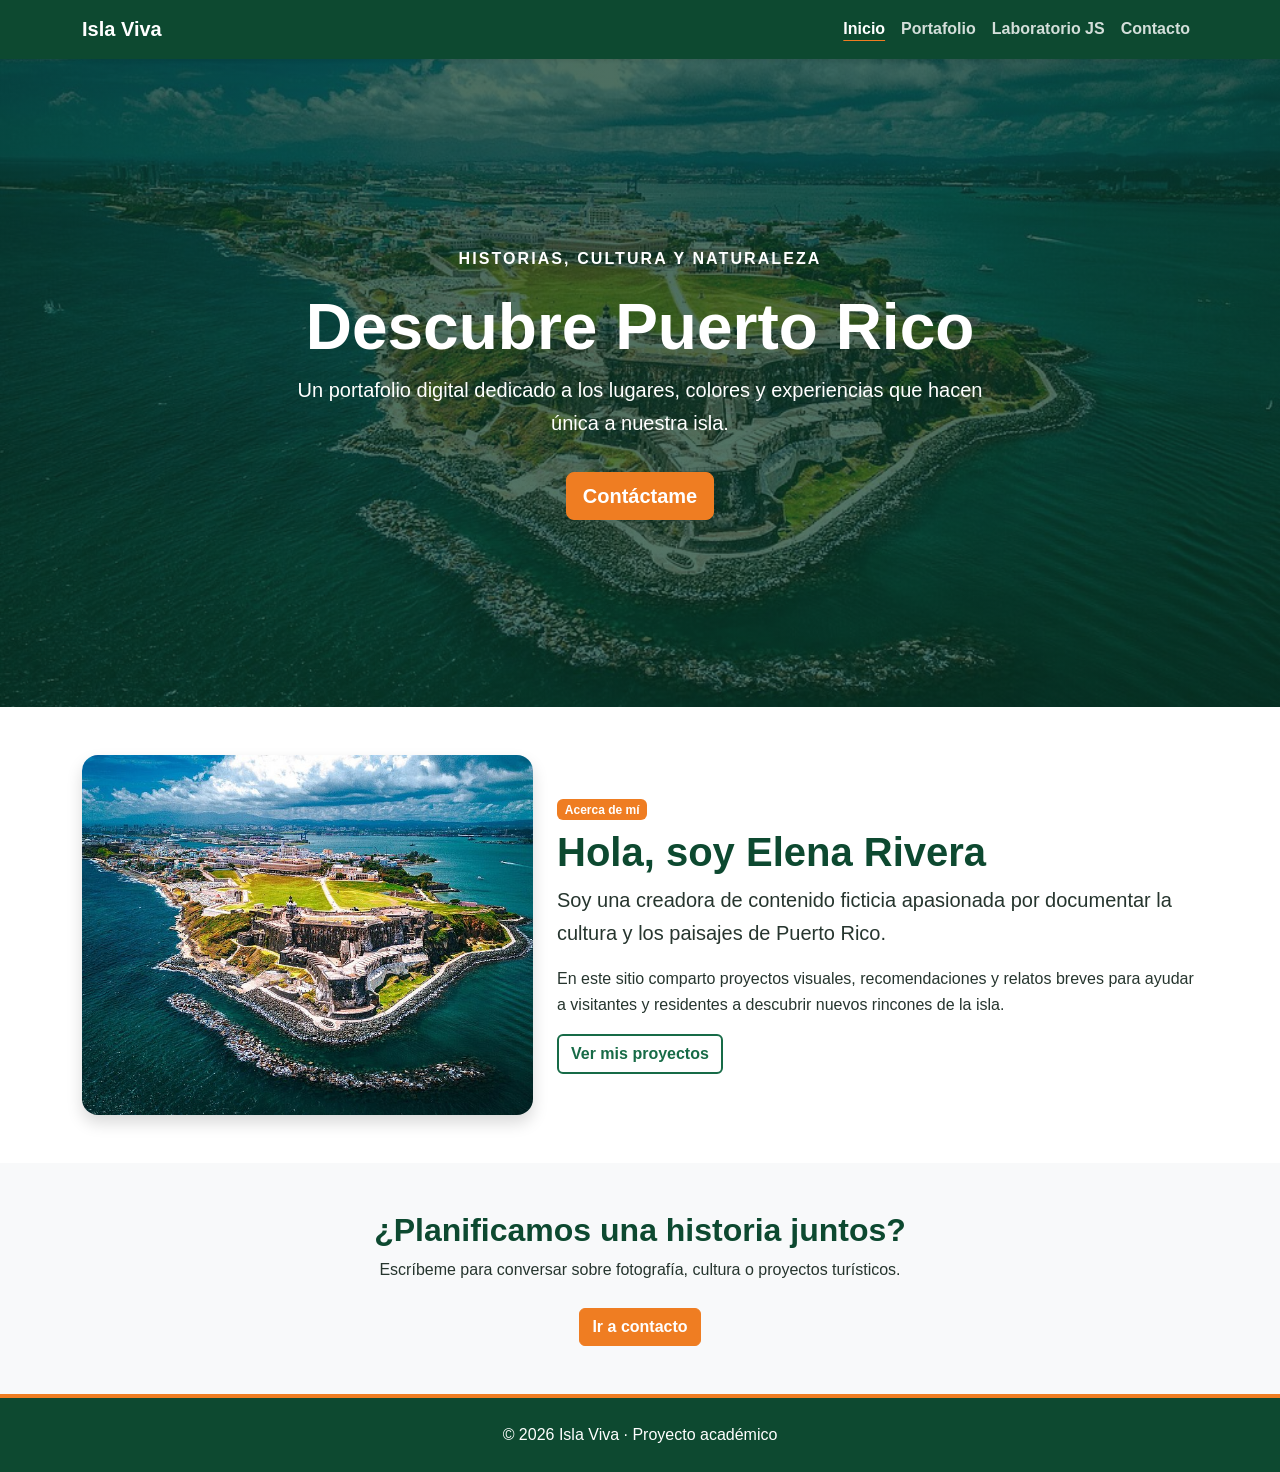
<file: isla-viva-javascript 6.1/index.html>
<!doctype html>
<html lang="es">
<head>
  <meta charset="utf-8">
  <meta name="viewport" content="width=device-width, initial-scale=1">
  <meta name="description" content="Portafolio turístico sobre Puerto Rico creado con Bootstrap">
  <title>Isla Viva | Inicio</title>
  <link href="https://cdn.jsdelivr.net/npm/bootstrap@5.3.8/dist/css/bootstrap.min.css" rel="stylesheet">
  <link rel="stylesheet" href="assets/css/style.css">
</head>
<body>
  <nav class="navbar navbar-expand-lg navbar-dark bg-verde sticky-top shadow-sm" aria-label="Navegación principal">
    <div class="container">
      <a class="navbar-brand fw-bold" href="index.html">Isla Viva</a>
      <button class="navbar-toggler" type="button" data-bs-toggle="collapse" data-bs-target="#menuPrincipal" aria-controls="menuPrincipal" aria-expanded="false" aria-label="Abrir navegación"><span class="navbar-toggler-icon"></span></button>
      <div class="collapse navbar-collapse" id="menuPrincipal">
        <ul class="navbar-nav ms-auto">
          <li class="nav-item"><a class="nav-link active" aria-current="page" href="index.html">Inicio</a></li>
          <li class="nav-item"><a class="nav-link" href="portafolio.html">Portafolio</a></li>
          <li class="nav-item"><a class="nav-link" href="laboratorio.html">Laboratorio JS</a></li>
          <li class="nav-item"><a class="nav-link" href="contacto.html">Contacto</a></li>
        </ul>
      </div>
    </div>
  </nav>
  <header class="hero d-flex align-items-center text-white text-center">
    <div class="container position-relative">
      <p class="text-uppercase fw-semibold letter-spacing">Historias, cultura y naturaleza</p>
      <h1 class="display-3 fw-bold">Descubre Puerto Rico</h1>
      <p class="lead mx-auto hero-texto">Un portafolio digital dedicado a los lugares, colores y experiencias que hacen única a nuestra isla.</p>
      <a class="btn btn-naranja btn-lg mt-3" href="contacto.html">Contáctame</a>
    </div>
  </header>
  <main>
    <section class="py-5" id="acerca">
      <div class="container">
        <div class="row align-items-center g-4">
          <div class="col-lg-5"><img class="img-fluid rounded-4 shadow acerca-imagen" src="assets/media/imagen.jpg" alt="Calle colorida de Puerto Rico"></div>
          <div class="col-lg-7">
            <span class="badge text-bg-naranja mb-2">Acerca de mí</span>
            <h2 class="display-6 fw-bold text-verde">Hola, soy Elena Rivera</h2>
            <p class="lead">Soy una creadora de contenido ficticia apasionada por documentar la cultura y los paisajes de Puerto Rico.</p>
            <p>En este sitio comparto proyectos visuales, recomendaciones y relatos breves para ayudar a visitantes y residentes a descubrir nuevos rincones de la isla.</p>
            <a class="btn btn-outline-verde" href="portafolio.html">Ver mis proyectos</a>
          </div>
        </div>
      </div>
    </section>
    <section class="py-5 bg-light text-center"><div class="container"><h2 class="fw-bold text-verde">¿Planificamos una historia juntos?</h2><p class="mb-4">Escríbeme para conversar sobre fotografía, cultura o proyectos turísticos.</p><a class="btn btn-naranja" href="contacto.html">Ir a contacto</a></div></section>
  </main>
  <footer class="bg-verde text-white text-center py-4"><p class="mb-0">&copy; 2026 Isla Viva · Proyecto académico</p></footer>
  <script src="https://cdn.jsdelivr.net/npm/bootstrap@5.3.8/dist/js/bootstrap.bundle.min.js"></script>
</body>
</html>
</file>
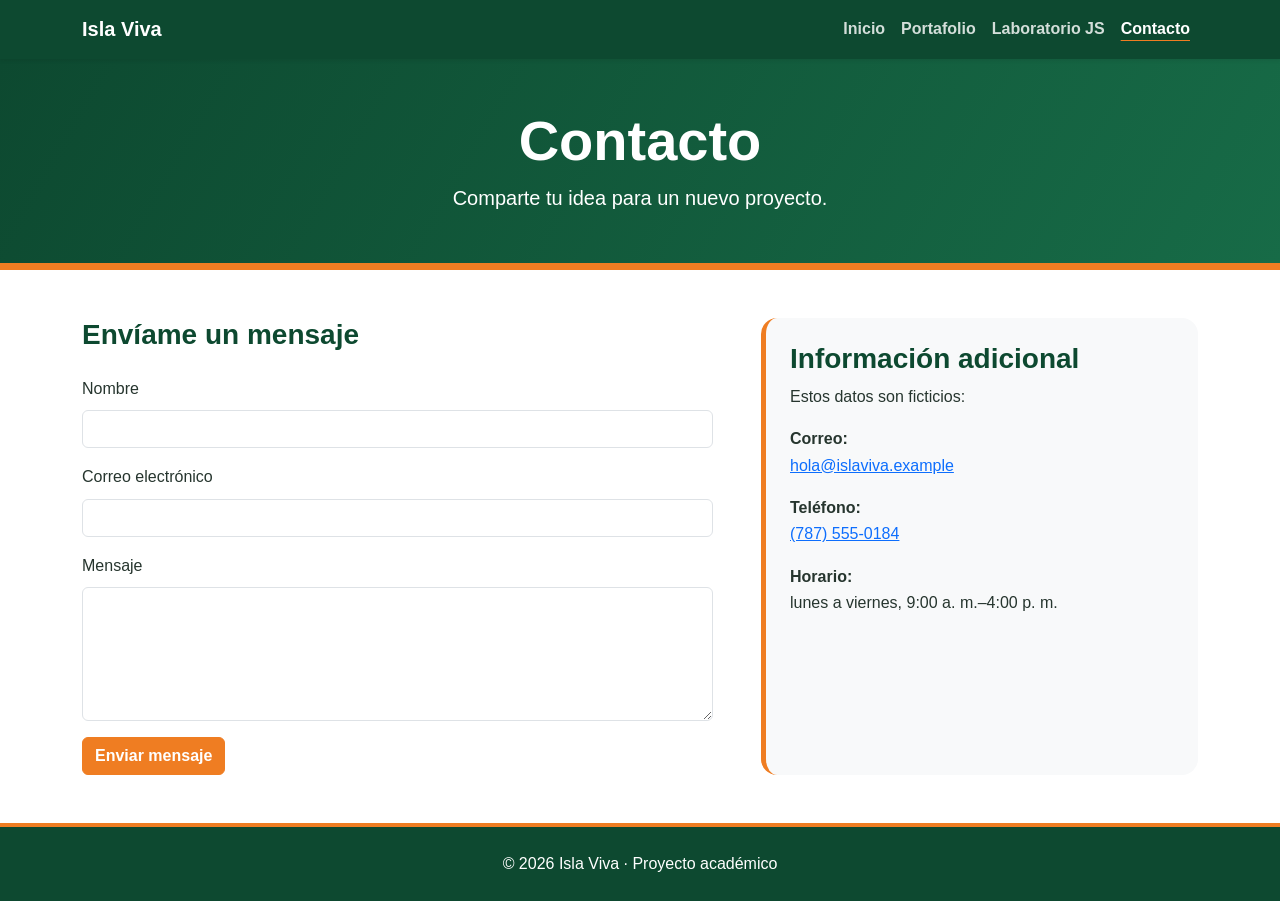
<file: isla-viva-javascript 6.1/contacto.html>
<!doctype html>
<html lang="es">
<head><meta charset="utf-8"><meta name="viewport" content="width=device-width, initial-scale=1"><title>Isla Viva | Contacto</title><link href="https://cdn.jsdelivr.net/npm/bootstrap@5.3.8/dist/css/bootstrap.min.css" rel="stylesheet"><link rel="stylesheet" href="assets/css/style.css"></head>
<body>
  <nav class="navbar navbar-expand-lg navbar-dark bg-verde sticky-top shadow-sm"><div class="container"><a class="navbar-brand fw-bold" href="index.html">Isla Viva</a><button class="navbar-toggler" type="button" data-bs-toggle="collapse" data-bs-target="#menuPrincipal" aria-controls="menuPrincipal" aria-expanded="false" aria-label="Abrir navegación"><span class="navbar-toggler-icon"></span></button><div class="collapse navbar-collapse" id="menuPrincipal"><ul class="navbar-nav ms-auto"><li class="nav-item"><a class="nav-link" href="index.html">Inicio</a></li><li class="nav-item"><a class="nav-link" href="portafolio.html">Portafolio</a></li><li class="nav-item"><a class="nav-link" href="laboratorio.html">Laboratorio JS</a></li><li class="nav-item"><a class="nav-link active" aria-current="page" href="contacto.html">Contacto</a></li></ul></div></div></nav>
  <header class="encabezado-pagina py-5 text-center text-white"><div class="container"><h1 class="display-4 fw-bold">Contacto</h1><p class="lead mb-0">Comparte tu idea para un nuevo proyecto.</p></div></header>
  <main class="container py-5"><div class="row g-5">
    <section class="col-lg-7"><h2 class="h3 text-verde fw-bold mb-4">Envíame un mensaje</h2>
      <form class="needs-validation" novalidate>
        <div class="mb-3"><label for="nombre" class="form-label">Nombre</label><input type="text" class="form-control" id="nombre" required minlength="2"><div class="invalid-feedback">Escribe tu nombre.</div></div>
        <div class="mb-3"><label for="correo" class="form-label">Correo electrónico</label><input type="email" class="form-control" id="correo" required><div class="invalid-feedback">Escribe un correo electrónico válido.</div></div>
        <div class="mb-3"><label for="mensaje" class="form-label">Mensaje</label><textarea class="form-control" id="mensaje" rows="5" required minlength="10"></textarea><div class="invalid-feedback">Escribe un mensaje de al menos 10 caracteres.</div></div>
        <button class="btn btn-naranja" type="submit">Enviar mensaje</button><div id="confirmacion" class="alert alert-success mt-3 d-none" role="status">Formulario validado correctamente. Esta demostración no envía datos.</div>
      </form>
    </section>
    <aside class="col-lg-5"><div class="p-4 rounded-4 bg-light border-start border-5 border-naranja h-100"><h2 class="h3 text-verde fw-bold">Información adicional</h2><p>Estos datos son ficticios:</p><p><strong>Correo:</strong><br><a href="mailto:hola@islaviva.example">hola@islaviva.example</a></p><p><strong>Teléfono:</strong><br><a href="tel:+17875550184">(787) 555-0184</a></p><p><strong>Horario:</strong><br>lunes a viernes, 9:00 a. m.–4:00 p. m.</p></div></aside>
  </div></main>
  <footer class="bg-verde text-white text-center py-4"><p class="mb-0">&copy; 2026 Isla Viva · Proyecto académico</p></footer>
  <script src="https://cdn.jsdelivr.net/npm/bootstrap@5.3.8/dist/js/bootstrap.bundle.min.js"></script><script src="assets/js/script.js"></script>
</body>
</html>
</file>
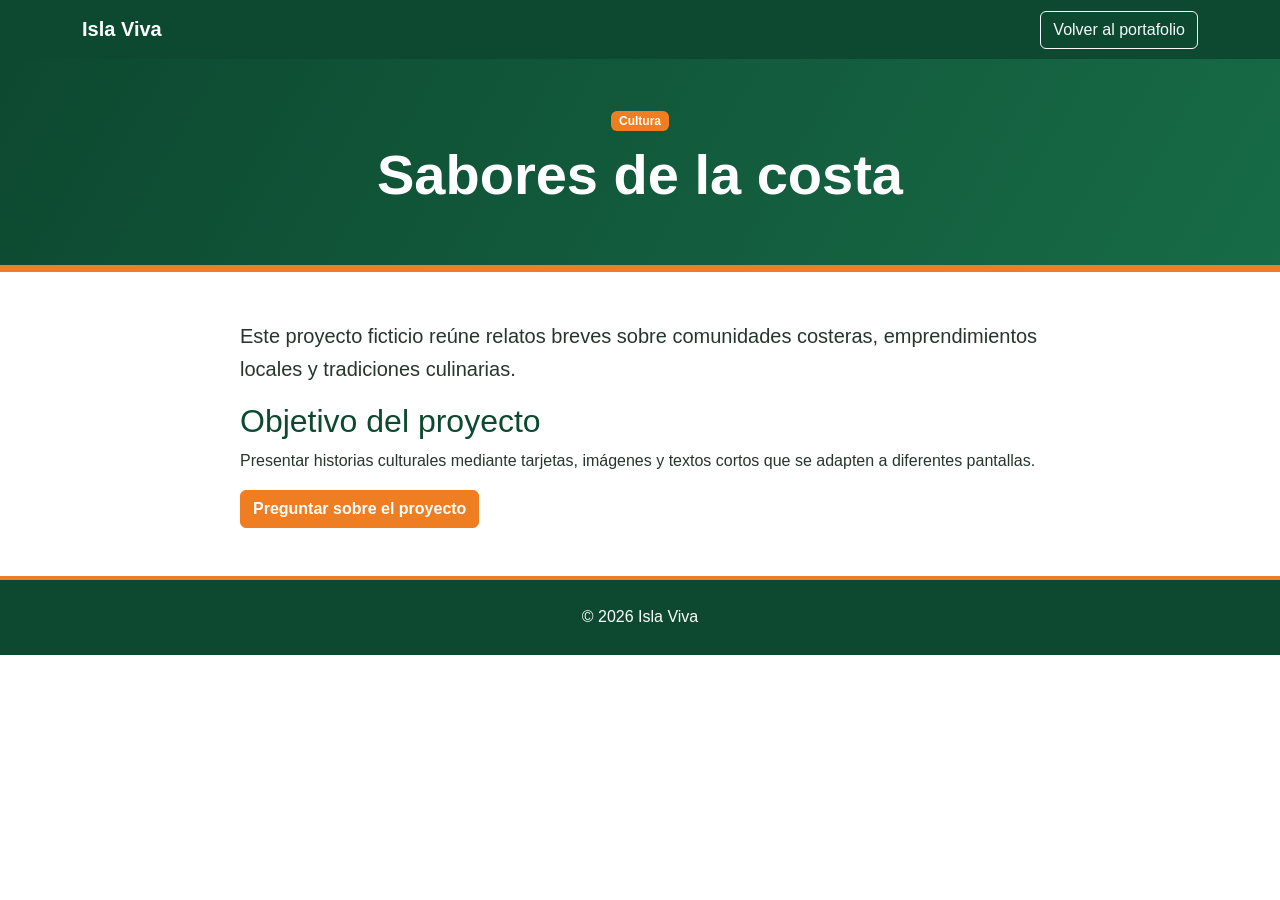
<file: isla-viva-javascript 6.1/detalle-costa.html>
<!doctype html><html lang="es"><head><meta charset="utf-8"><meta name="viewport" content="width=device-width,initial-scale=1"><title>Sabores de la costa | Isla Viva</title><link href="https://cdn.jsdelivr.net/npm/bootstrap@5.3.8/dist/css/bootstrap.min.css" rel="stylesheet"><link rel="stylesheet" href="assets/css/style.css"></head><body>
<nav class="navbar navbar-dark bg-verde"><div class="container"><a class="navbar-brand fw-bold" href="index.html">Isla Viva</a><a class="btn btn-outline-light" href="portafolio.html">Volver al portafolio</a></div></nav>
<header class="encabezado-pagina py-5 text-white text-center"><div class="container"><span class="badge text-bg-naranja">Cultura</span><h1 class="display-4 fw-bold mt-2">Sabores de la costa</h1></div></header>
<main class="container py-5"><article class="mx-auto contenido-detalle"><p class="lead">Este proyecto ficticio reúne relatos breves sobre comunidades costeras, emprendimientos locales y tradiciones culinarias.</p><h2 class="text-verde">Objetivo del proyecto</h2><p>Presentar historias culturales mediante tarjetas, imágenes y textos cortos que se adapten a diferentes pantallas.</p><a class="btn btn-naranja" href="contacto.html">Preguntar sobre el proyecto</a></article></main>
<footer class="bg-verde text-white text-center py-4"><p class="mb-0">&copy; 2026 Isla Viva</p></footer></body></html>
</file>
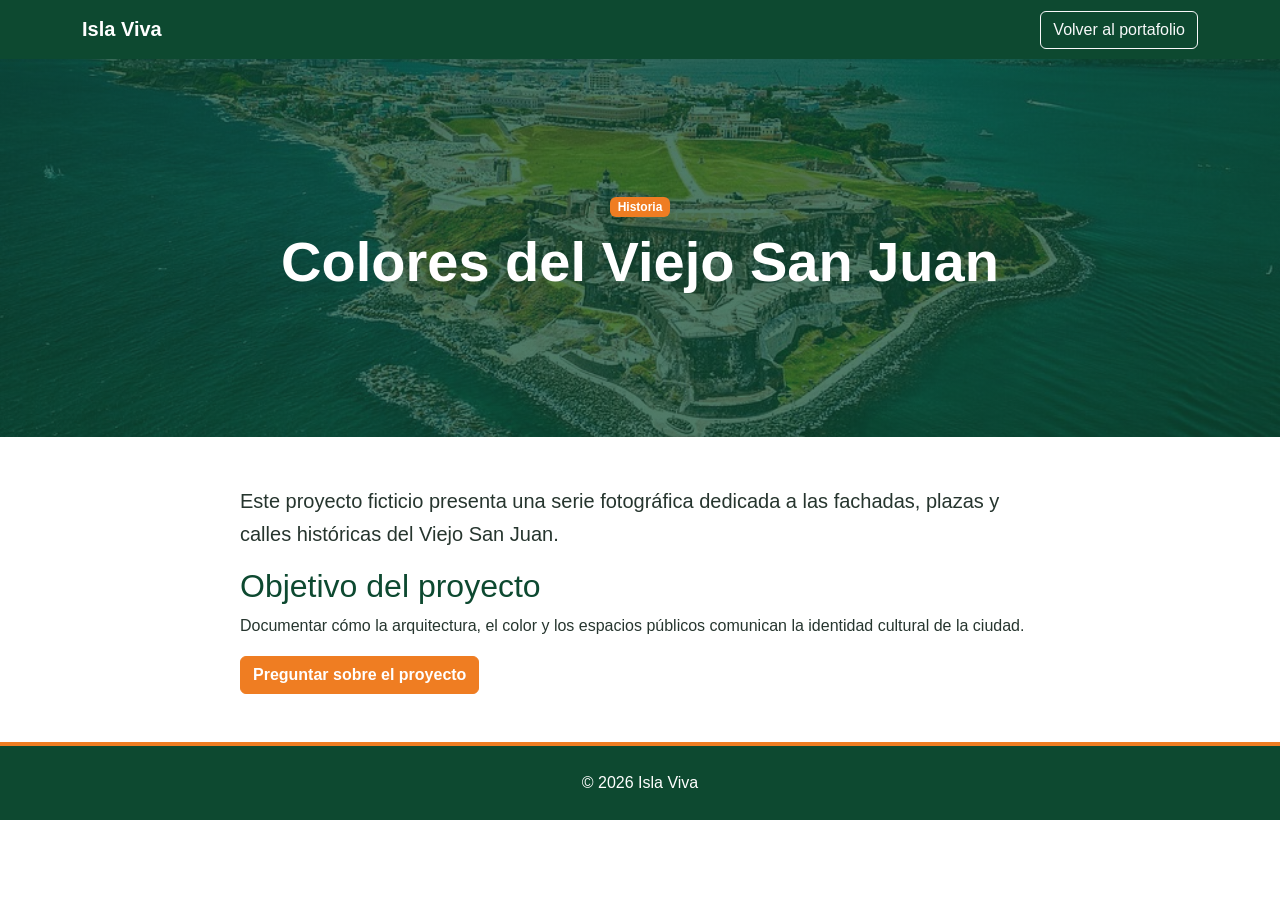
<file: isla-viva-javascript 6.1/detalle-san-juan.html>
<!doctype html><html lang="es"><head><meta charset="utf-8"><meta name="viewport" content="width=device-width,initial-scale=1"><title>Colores del Viejo San Juan | Isla Viva</title><link href="https://cdn.jsdelivr.net/npm/bootstrap@5.3.8/dist/css/bootstrap.min.css" rel="stylesheet"><link rel="stylesheet" href="assets/css/style.css"></head><body>
<nav class="navbar navbar-dark bg-verde"><div class="container"><a class="navbar-brand fw-bold" href="index.html">Isla Viva</a><a class="btn btn-outline-light" href="portafolio.html">Volver al portafolio</a></div></nav>
<header class="detalle-hero d-flex align-items-center text-white text-center"><div class="container"><span class="badge text-bg-naranja">Historia</span><h1 class="display-4 fw-bold mt-2">Colores del Viejo San Juan</h1></div></header>
<main class="container py-5"><article class="mx-auto contenido-detalle"><p class="lead">Este proyecto ficticio presenta una serie fotográfica dedicada a las fachadas, plazas y calles históricas del Viejo San Juan.</p><h2 class="text-verde">Objetivo del proyecto</h2><p>Documentar cómo la arquitectura, el color y los espacios públicos comunican la identidad cultural de la ciudad.</p><a class="btn btn-naranja" href="contacto.html">Preguntar sobre el proyecto</a></article></main>
<footer class="bg-verde text-white text-center py-4"><p class="mb-0">&copy; 2026 Isla Viva</p></footer></body></html>
</file>
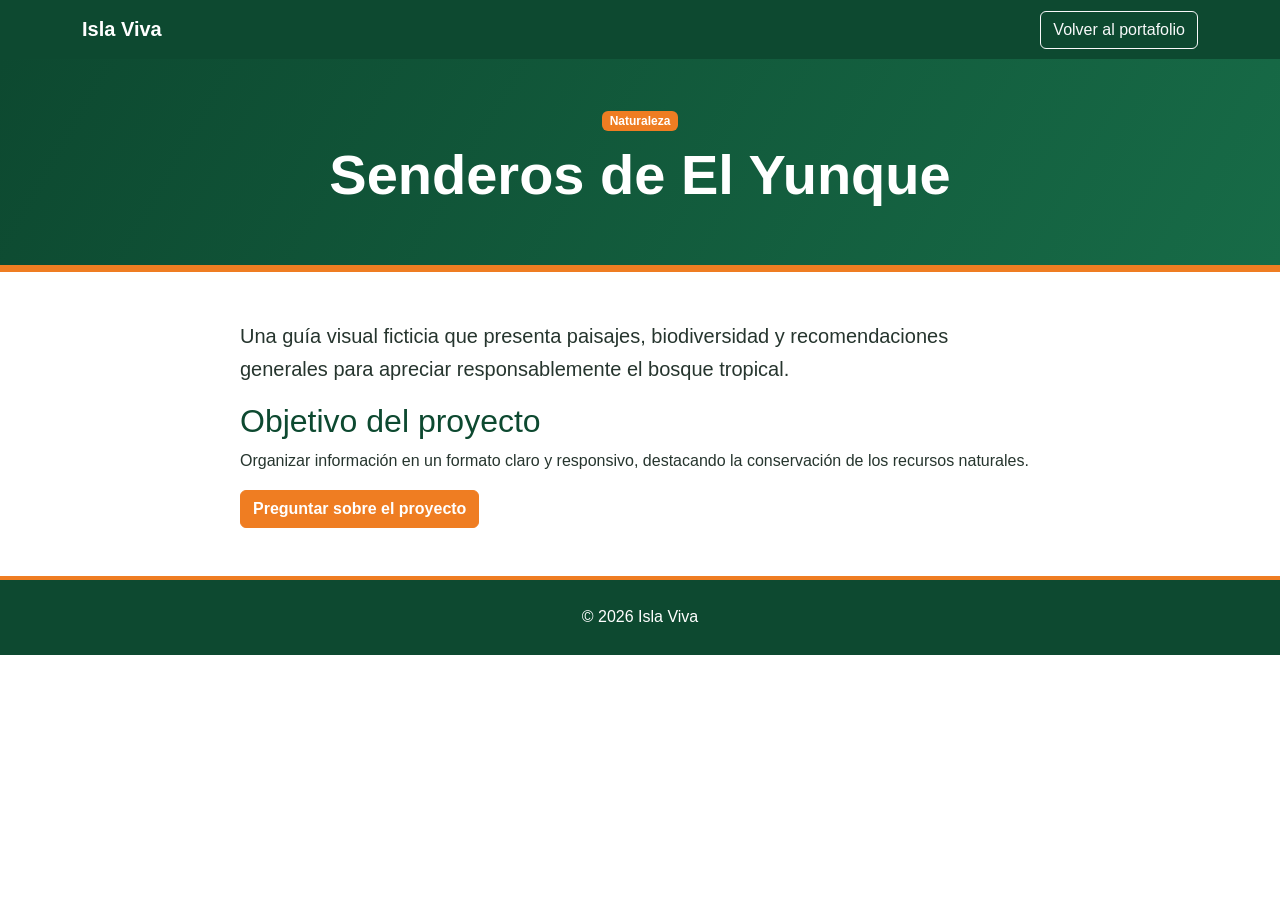
<file: isla-viva-javascript 6.1/detalle-yunque.html>
<!doctype html><html lang="es"><head><meta charset="utf-8"><meta name="viewport" content="width=device-width,initial-scale=1"><title>Senderos de El Yunque | Isla Viva</title><link href="https://cdn.jsdelivr.net/npm/bootstrap@5.3.8/dist/css/bootstrap.min.css" rel="stylesheet"><link rel="stylesheet" href="assets/css/style.css"></head><body>
<nav class="navbar navbar-dark bg-verde"><div class="container"><a class="navbar-brand fw-bold" href="index.html">Isla Viva</a><a class="btn btn-outline-light" href="portafolio.html">Volver al portafolio</a></div></nav>
<header class="encabezado-pagina py-5 text-white text-center"><div class="container"><span class="badge text-bg-naranja">Naturaleza</span><h1 class="display-4 fw-bold mt-2">Senderos de El Yunque</h1></div></header>
<main class="container py-5"><article class="mx-auto contenido-detalle"><p class="lead">Una guía visual ficticia que presenta paisajes, biodiversidad y recomendaciones generales para apreciar responsablemente el bosque tropical.</p><h2 class="text-verde">Objetivo del proyecto</h2><p>Organizar información en un formato claro y responsivo, destacando la conservación de los recursos naturales.</p><a class="btn btn-naranja" href="contacto.html">Preguntar sobre el proyecto</a></article></main>
<footer class="bg-verde text-white text-center py-4"><p class="mb-0">&copy; 2026 Isla Viva</p></footer></body></html>
</file>
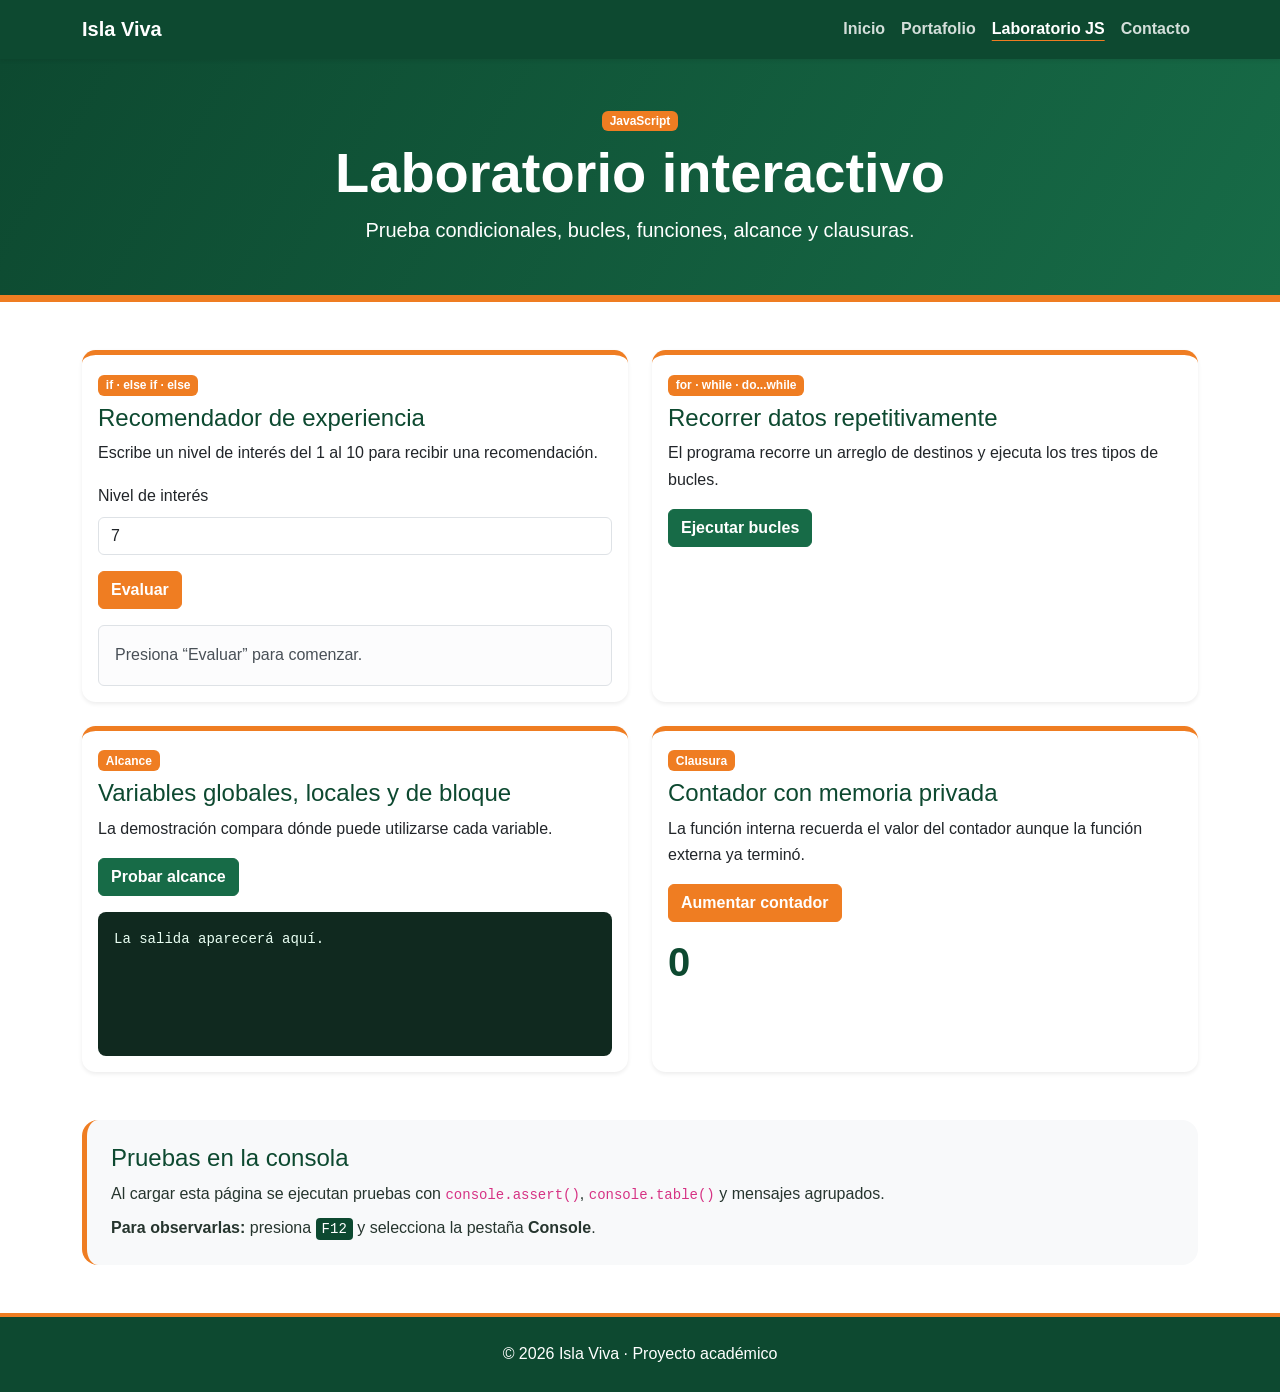
<file: isla-viva-javascript 6.1/laboratorio.html>
<!doctype html>
<html lang="es">
<head>
  <meta charset="utf-8">
  <meta name="viewport" content="width=device-width, initial-scale=1">
  <meta name="description" content="Laboratorio interactivo de fundamentos de JavaScript">
  <title>Isla Viva | Laboratorio JavaScript</title>
  <link href="https://cdn.jsdelivr.net/npm/bootstrap@5.3.8/dist/css/bootstrap.min.css" rel="stylesheet">
  <link rel="stylesheet" href="assets/css/style.css">
</head>
<body>
  <nav class="navbar navbar-expand-lg navbar-dark bg-verde sticky-top shadow-sm" aria-label="Navegación principal">
    <div class="container">
      <a class="navbar-brand fw-bold" href="index.html">Isla Viva</a>
      <button class="navbar-toggler" type="button" data-bs-toggle="collapse" data-bs-target="#menuPrincipal" aria-controls="menuPrincipal" aria-expanded="false" aria-label="Abrir navegación">
        <span class="navbar-toggler-icon"></span>
      </button>
      <div class="collapse navbar-collapse" id="menuPrincipal">
        <ul class="navbar-nav ms-auto">
          <li class="nav-item"><a class="nav-link" href="index.html">Inicio</a></li>
          <li class="nav-item"><a class="nav-link" href="portafolio.html">Portafolio</a></li>
          <li class="nav-item"><a class="nav-link active" aria-current="page" href="laboratorio.html">Laboratorio JS</a></li>
          <li class="nav-item"><a class="nav-link" href="contacto.html">Contacto</a></li>
        </ul>
      </div>
    </div>
  </nav>

  <header class="encabezado-pagina py-5 text-center text-white">
    <div class="container">
      <span class="badge text-bg-naranja mb-2">JavaScript</span>
      <h1 class="display-4 fw-bold">Laboratorio interactivo</h1>
      <p class="lead mb-0">Prueba condicionales, bucles, funciones, alcance y clausuras.</p>
    </div>
  </header>

  <main class="container py-5">
    <div class="row g-4">
      <section class="col-lg-6" aria-labelledby="titulo-condicionales">
        <div class="card h-100 shadow-sm tarjeta-laboratorio">
          <div class="card-body">
            <span class="badge text-bg-naranja mb-2">if · else if · else</span>
            <h2 class="h4 text-verde" id="titulo-condicionales">Recomendador de experiencia</h2>
            <p>Escribe un nivel de interés del 1 al 10 para recibir una recomendación.</p>
            <label class="form-label" for="nivelInteres">Nivel de interés</label>
            <input class="form-control" id="nivelInteres" type="number" min="1" max="10" value="7">
            <button class="btn btn-naranja mt-3" id="evaluarInteres" type="button">Evaluar</button>
            <div class="alert alert-light border mt-3 mb-0" id="resultadoInteres" role="status" aria-live="polite">Presiona “Evaluar” para comenzar.</div>
          </div>
        </div>
      </section>

      <section class="col-lg-6" aria-labelledby="titulo-bucles">
        <div class="card h-100 shadow-sm tarjeta-laboratorio">
          <div class="card-body">
            <span class="badge text-bg-naranja mb-2">for · while · do...while</span>
            <h2 class="h4 text-verde" id="titulo-bucles">Recorrer datos repetitivamente</h2>
            <p>El programa recorre un arreglo de destinos y ejecuta los tres tipos de bucles.</p>
            <button class="btn btn-verde" id="ejecutarBucles" type="button">Ejecutar bucles</button>
            <div class="mt-3" id="resultadoBucles" aria-live="polite"></div>
          </div>
        </div>
      </section>

      <section class="col-lg-6" aria-labelledby="titulo-alcance">
        <div class="card h-100 shadow-sm tarjeta-laboratorio">
          <div class="card-body">
            <span class="badge text-bg-naranja mb-2">Alcance</span>
            <h2 class="h4 text-verde" id="titulo-alcance">Variables globales, locales y de bloque</h2>
            <p>La demostración compara dónde puede utilizarse cada variable.</p>
            <button class="btn btn-verde" id="probarAlcance" type="button">Probar alcance</button>
            <pre class="salida-codigo mt-3 mb-0" id="resultadoAlcance" aria-live="polite">La salida aparecerá aquí.</pre>
          </div>
        </div>
      </section>

      <section class="col-lg-6" aria-labelledby="titulo-clausura">
        <div class="card h-100 shadow-sm tarjeta-laboratorio">
          <div class="card-body">
            <span class="badge text-bg-naranja mb-2">Clausura</span>
            <h2 class="h4 text-verde" id="titulo-clausura">Contador con memoria privada</h2>
            <p>La función interna recuerda el valor del contador aunque la función externa ya terminó.</p>
            <button class="btn btn-naranja" id="incrementarContador" type="button">Aumentar contador</button>
            <p class="display-6 fw-bold text-verde mt-3 mb-0" id="valorContador" aria-live="polite">0</p>
          </div>
        </div>
      </section>
    </div>

    <section class="mt-5 p-4 rounded-4 bg-light border-start border-5 border-naranja" aria-labelledby="titulo-pruebas">
      <h2 class="h4 text-verde" id="titulo-pruebas">Pruebas en la consola</h2>
      <p class="mb-2">Al cargar esta página se ejecutan pruebas con <code>console.assert()</code>, <code>console.table()</code> y mensajes agrupados.</p>
      <p class="mb-0"><strong>Para observarlas:</strong> presiona <kbd>F12</kbd> y selecciona la pestaña <strong>Console</strong>.</p>
    </section>
  </main>

  <footer class="bg-verde text-white text-center py-4">
    <p class="mb-0">&copy; 2026 Isla Viva · Proyecto académico</p>
  </footer>
  <script src="https://cdn.jsdelivr.net/npm/bootstrap@5.3.8/dist/js/bootstrap.bundle.min.js"></script>
  <script src="assets/js/laboratorio.js"></script>
</body>
</html>
</file>
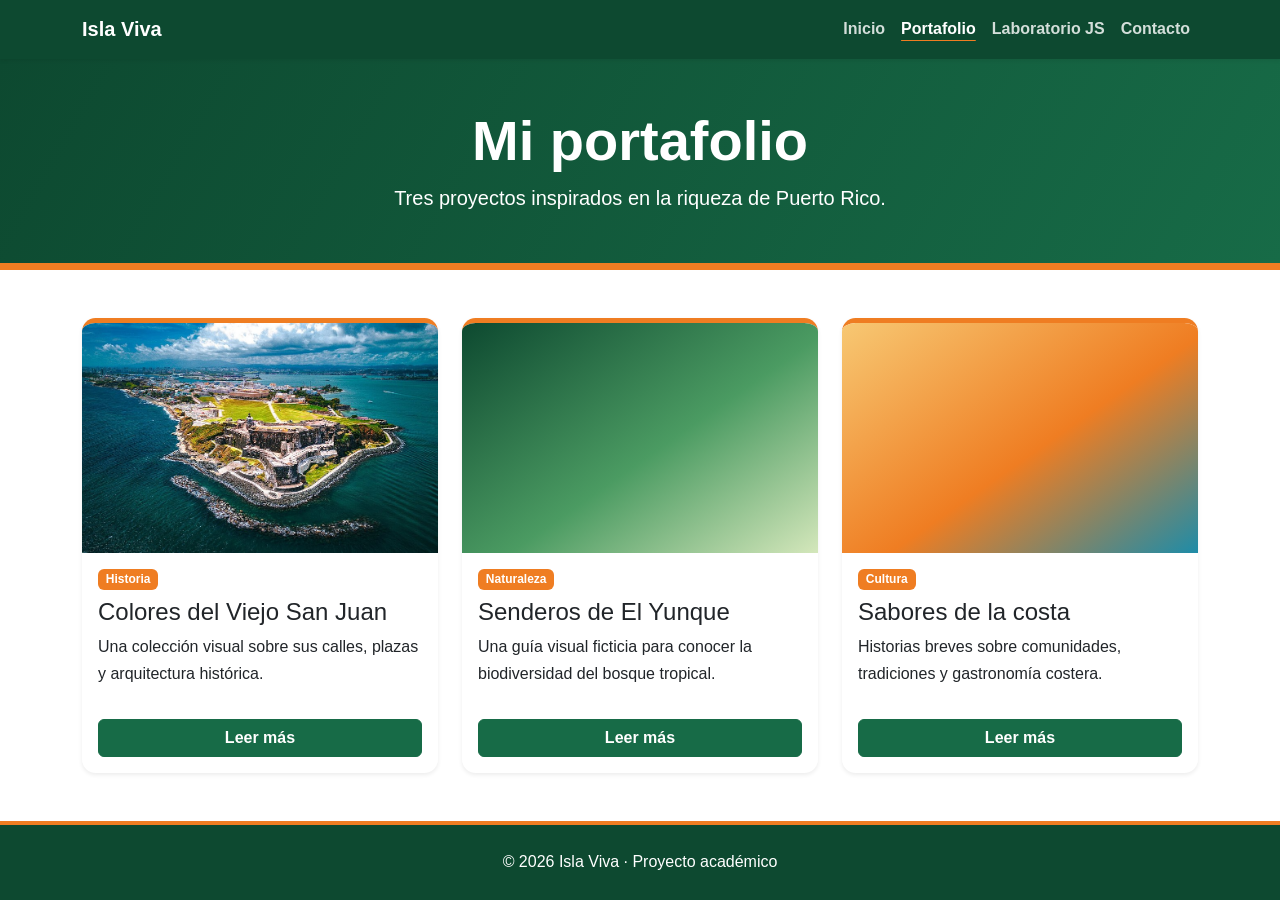
<file: isla-viva-javascript 6.1/portafolio.html>
<!doctype html>
<html lang="es">
<head>
  <meta charset="utf-8"><meta name="viewport" content="width=device-width, initial-scale=1">
  <title>Isla Viva | Portafolio</title>
  <link href="https://cdn.jsdelivr.net/npm/bootstrap@5.3.8/dist/css/bootstrap.min.css" rel="stylesheet">
  <link rel="stylesheet" href="assets/css/style.css">
</head>
<body>
  <nav class="navbar navbar-expand-lg navbar-dark bg-verde sticky-top shadow-sm"><div class="container">
    <a class="navbar-brand fw-bold" href="index.html">Isla Viva</a>
    <button class="navbar-toggler" type="button" data-bs-toggle="collapse" data-bs-target="#menuPrincipal" aria-controls="menuPrincipal" aria-expanded="false" aria-label="Abrir navegación"><span class="navbar-toggler-icon"></span></button>
    <div class="collapse navbar-collapse" id="menuPrincipal"><ul class="navbar-nav ms-auto"><li class="nav-item"><a class="nav-link" href="index.html">Inicio</a></li><li class="nav-item"><a class="nav-link active" aria-current="page" href="portafolio.html">Portafolio</a></li><li class="nav-item"><a class="nav-link" href="laboratorio.html">Laboratorio JS</a></li><li class="nav-item"><a class="nav-link" href="contacto.html">Contacto</a></li></ul></div>
  </div></nav>
  <header class="encabezado-pagina py-5 text-center text-white"><div class="container"><h1 class="display-4 fw-bold">Mi portafolio</h1><p class="lead mb-0">Tres proyectos inspirados en la riqueza de Puerto Rico.</p></div></header>
  <main class="container py-5">
    <div class="row row-cols-1 row-cols-md-2 row-cols-lg-3 g-4">
      <div class="col"><article class="card h-100 tarjeta-proyecto shadow-sm"><img src="assets/media/imagen.jpg" class="card-img-top" alt="Arquitectura colorida del Viejo San Juan"><div class="card-body d-flex flex-column"><span class="badge text-bg-naranja align-self-start mb-2">Historia</span><h2 class="h4 card-title">Colores del Viejo San Juan</h2><p class="card-text">Una colección visual sobre sus calles, plazas y arquitectura histórica.</p><a class="btn btn-verde mt-auto" href="detalle-san-juan.html">Leer más</a></div></article></div>
      <div class="col"><article class="card h-100 tarjeta-proyecto shadow-sm"><div class="card-img-top imagen-tematica bosque" role="img" aria-label="Paisaje verde inspirado en El Yunque"></div><div class="card-body d-flex flex-column"><span class="badge text-bg-naranja align-self-start mb-2">Naturaleza</span><h2 class="h4 card-title">Senderos de El Yunque</h2><p class="card-text">Una guía visual ficticia para conocer la biodiversidad del bosque tropical.</p><a class="btn btn-verde mt-auto" href="detalle-yunque.html">Leer más</a></div></article></div>
      <div class="col"><article class="card h-100 tarjeta-proyecto shadow-sm"><div class="card-img-top imagen-tematica costa" role="img" aria-label="Atardecer costero inspirado en Puerto Rico"></div><div class="card-body d-flex flex-column"><span class="badge text-bg-naranja align-self-start mb-2">Cultura</span><h2 class="h4 card-title">Sabores de la costa</h2><p class="card-text">Historias breves sobre comunidades, tradiciones y gastronomía costera.</p><a class="btn btn-verde mt-auto" href="detalle-costa.html">Leer más</a></div></article></div>
    </div>
  </main>
  <footer class="bg-verde text-white text-center py-4"><p class="mb-0">&copy; 2026 Isla Viva · Proyecto académico</p></footer>
  <script src="https://cdn.jsdelivr.net/npm/bootstrap@5.3.8/dist/js/bootstrap.bundle.min.js"></script>
</body>
</html>
</file>
<file: isla-viva-javascript 6.1/assets/css/style.css>
:root { --verde:#176b47; --verde-oscuro:#0d4930; --naranja:#ef7d22; --naranja-oscuro:#cc5f0b; --blanco:#fff; --texto:#26352e; }
/* Selector universal: integra borde y relleno dentro del ancho total. */
* { box-sizing:border-box; }

/* Selectores de elemento. */
body { color:var(--texto); background:var(--blanco); font-family:"Segoe UI",Arial,sans-serif; line-height:1.65; }
section { scroll-margin-top:5rem; }
footer { border-top:4px solid var(--naranja); }

/* Selectores de clase para personalizar componentes de Bootstrap. */
.bg-verde { background-color:var(--verde-oscuro)!important; }
.text-verde { color:var(--verde-oscuro)!important; }
.text-bg-naranja { color:#fff!important; background-color:var(--naranja)!important; }
.border-naranja { border-color:var(--naranja)!important; }
.letter-spacing { letter-spacing:.13rem; }
.navbar .nav-link { color:rgba(255,255,255,.82); font-weight:600; }
.navbar .nav-link:hover,.navbar .nav-link.active { color:#fff; text-decoration:underline; text-decoration-color:var(--naranja); text-underline-offset:.35rem; }
.hero { min-height:72vh; position:relative; background:linear-gradient(rgba(8,55,36,.72),rgba(8,55,36,.68)),url("../media/imagen.jpg") center/cover no-repeat; }
.hero-texto { max-width:720px; }
.encabezado-pagina { background:linear-gradient(120deg,var(--verde-oscuro),var(--verde)); border-bottom:7px solid var(--naranja); }
.acerca-imagen { width:100%; height:360px; object-fit:cover; }
.btn-naranja { color:#fff; background:var(--naranja); border-color:var(--naranja); font-weight:700; }
.btn-naranja:hover,.btn-naranja:focus { color:#fff; background:var(--naranja-oscuro); border-color:var(--naranja-oscuro); }
.btn-verde { color:#fff; background:var(--verde); border-color:var(--verde); font-weight:700; }
.btn-verde:hover { color:#fff; background:var(--verde-oscuro); }
.btn-outline-verde { color:var(--verde); border:2px solid var(--verde); font-weight:700; }
.btn-outline-verde:hover { color:#fff; background:var(--verde); }
.tarjeta-proyecto { margin-bottom:1rem; padding:0; border:0; border-top:5px solid var(--naranja); border-radius:.85rem; transition:transform .2s ease,box-shadow .2s ease; overflow:hidden; }
.tarjeta-proyecto:hover { transform:translateY(-6px); box-shadow:0 .8rem 2rem rgba(13,73,48,.18)!important; }
.tarjeta-proyecto .card-img-top,.imagen-tematica { height:230px; object-fit:cover; }
.imagen-tematica.bosque { background:linear-gradient(145deg,#0d4930,#4b9b62 55%,#d4e7bb); }
.imagen-tematica.costa { background:linear-gradient(145deg,#f7c873,#ef7d22 55%,#1e8ca8); }
.form-control:focus { border-color:var(--naranja); box-shadow:0 0 0 .25rem rgba(239,125,34,.2); }

/* Selector de ID: aplica estilo únicamente al mensaje de confirmación. */
#confirmacion { border-left:5px solid var(--verde); font-weight:600; }
.detalle-hero { min-height:42vh; background:linear-gradient(rgba(13,73,48,.72),rgba(13,73,48,.72)),url("../media/imagen.jpg") center/cover no-repeat; }
.contenido-detalle { max-width:800px; }
.tarjeta-laboratorio { border:0; border-top:5px solid var(--naranja); border-radius:.85rem; }
.salida-codigo { min-height:9rem; padding:1rem; border-radius:.5rem; color:#e9fff3; background:#10291f; white-space:pre-wrap; }
kbd { color:#fff; background:var(--verde-oscuro); }
/* Regla responsiva adicional a las clases responsive de Bootstrap. */
@media (max-width:767.98px) {
  .hero { min-height:62vh; }
  .hero h1 { font-size:2.65rem; }
  .acerca-imagen { height:280px; }
  .tarjeta-proyecto { margin-bottom:.5rem; }
}
</file>
